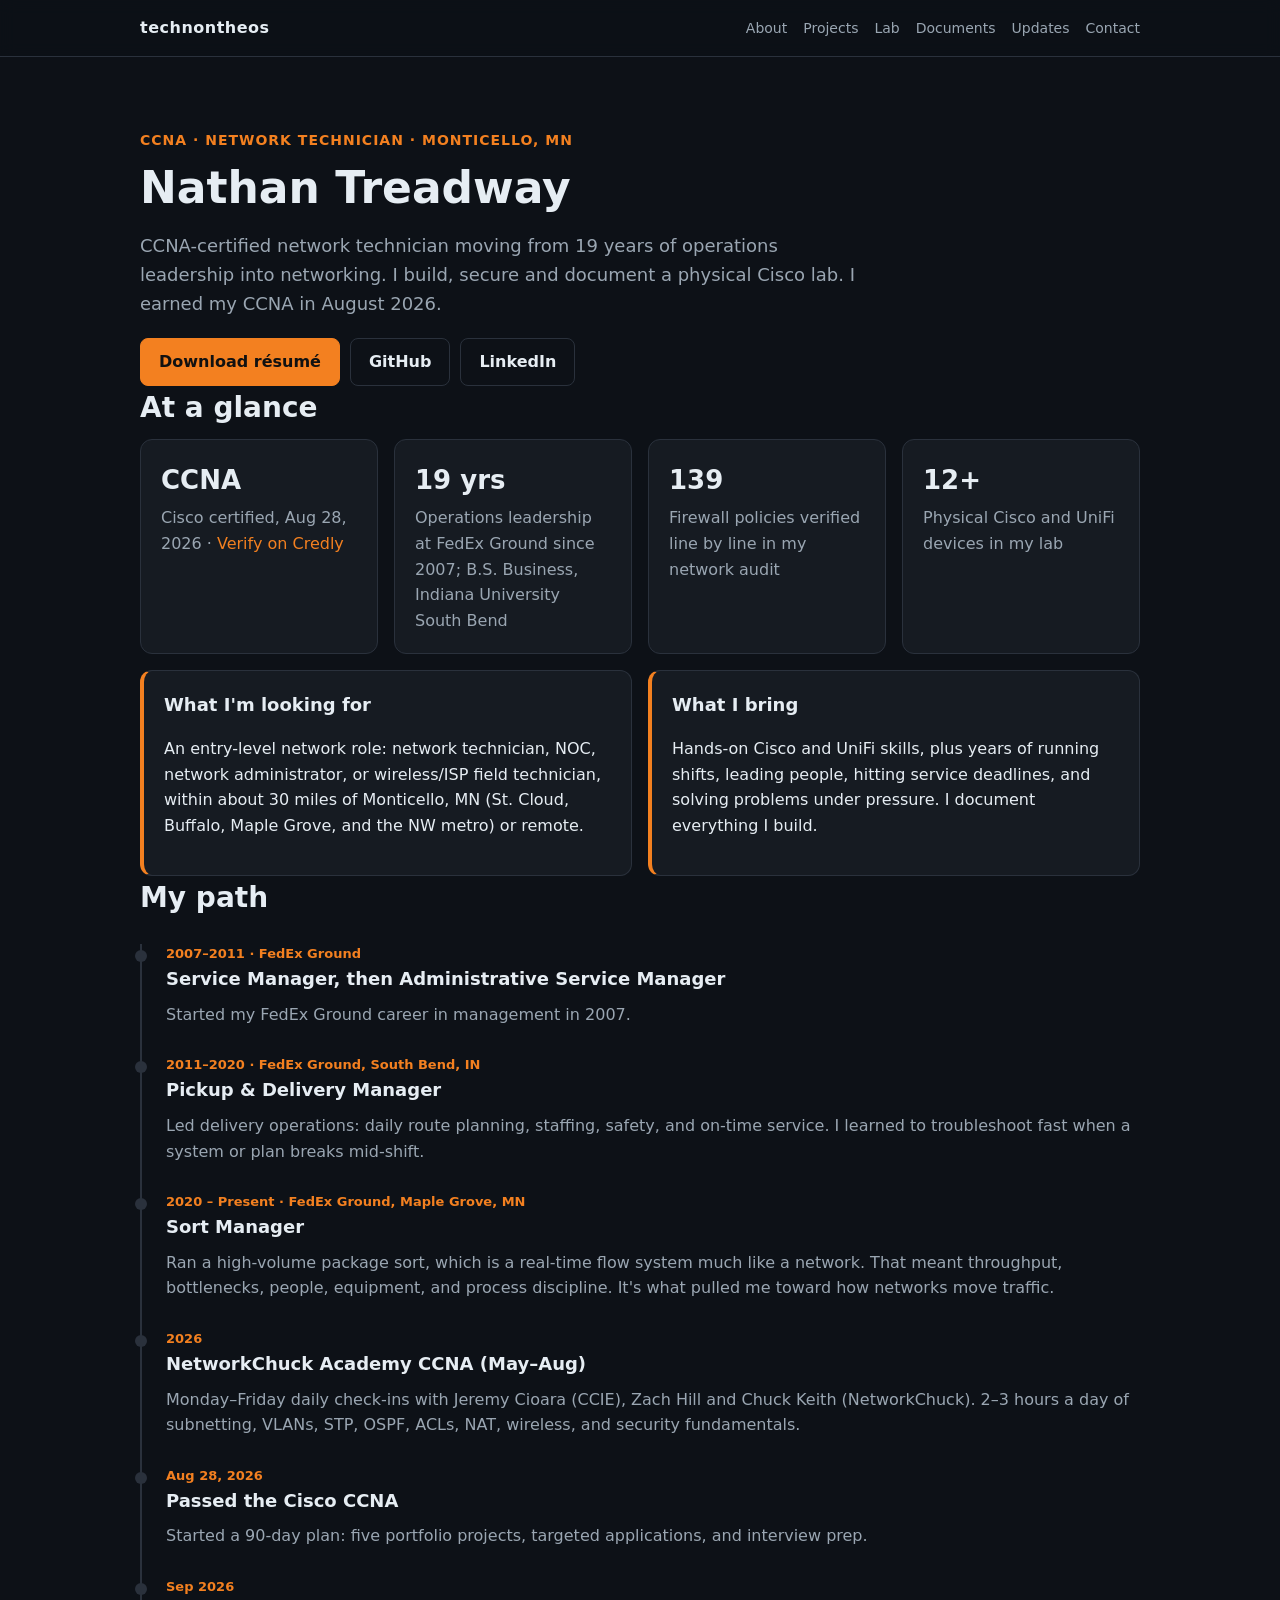
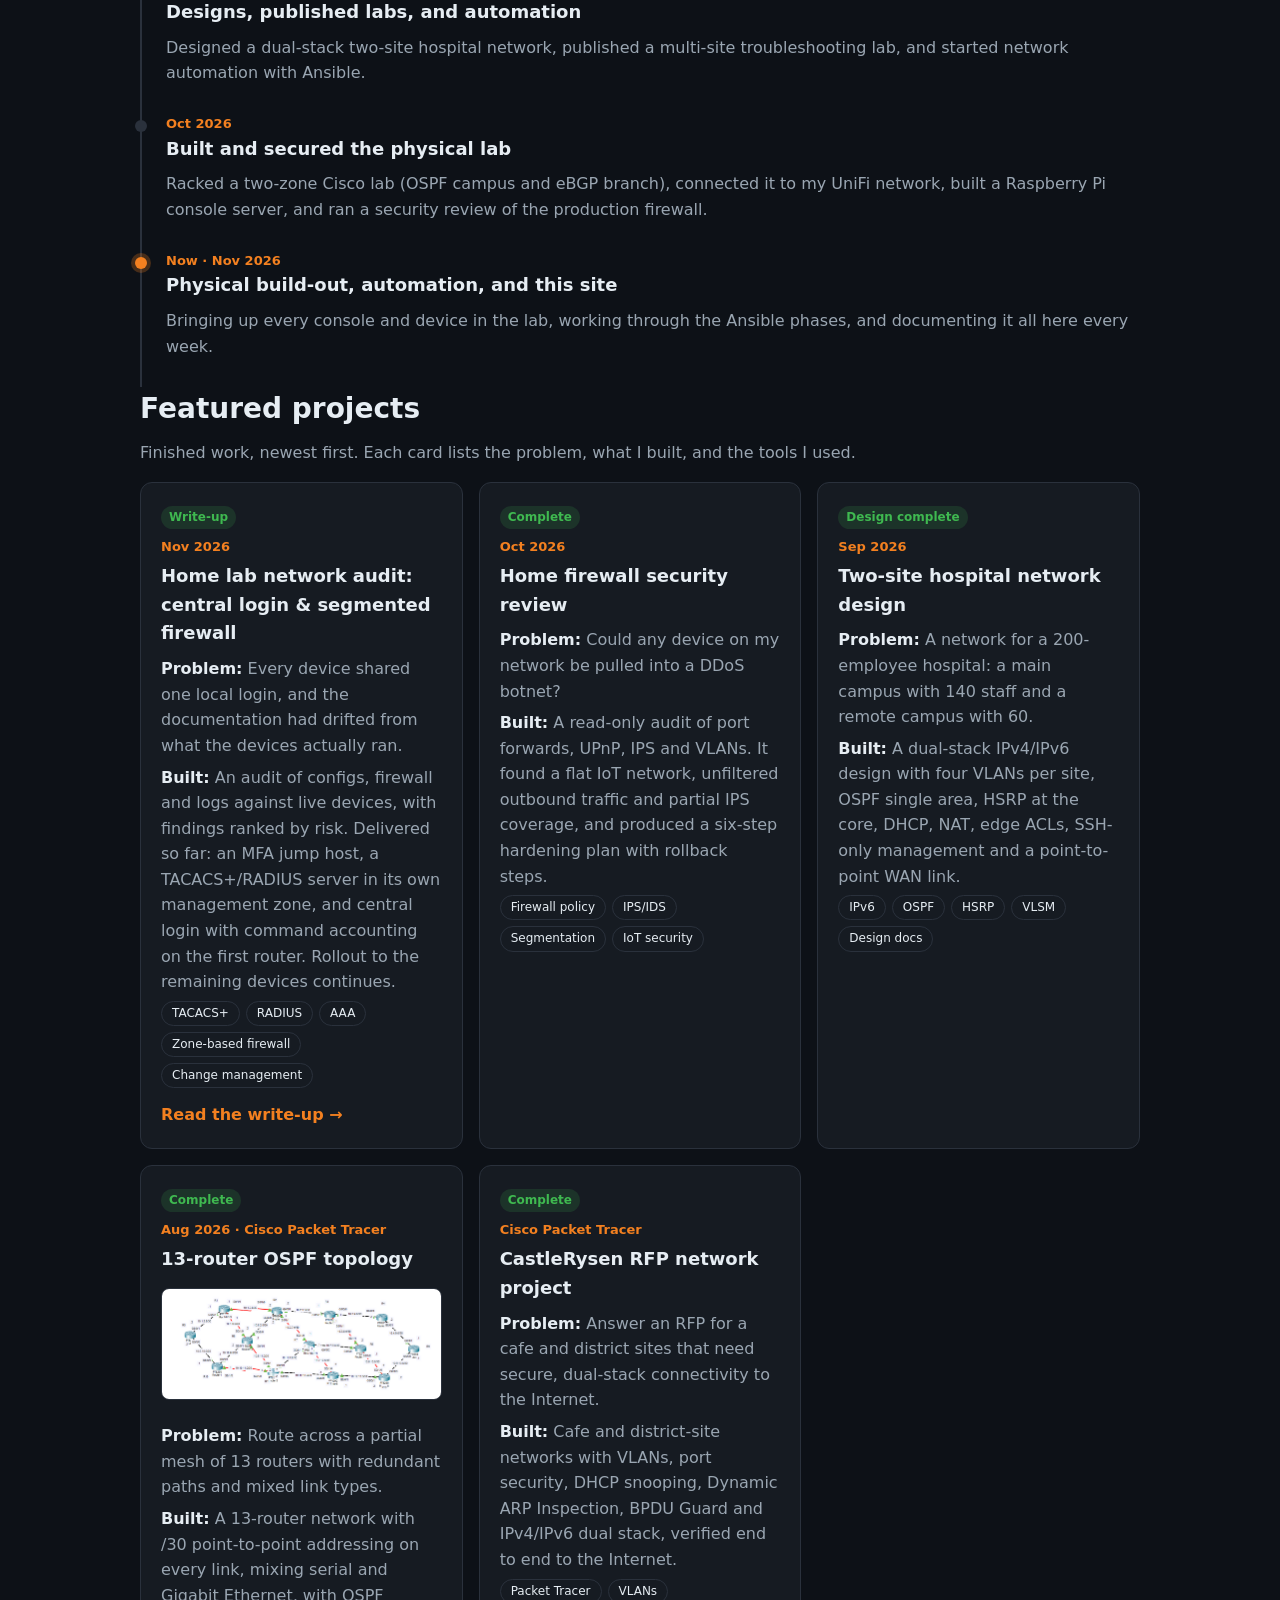
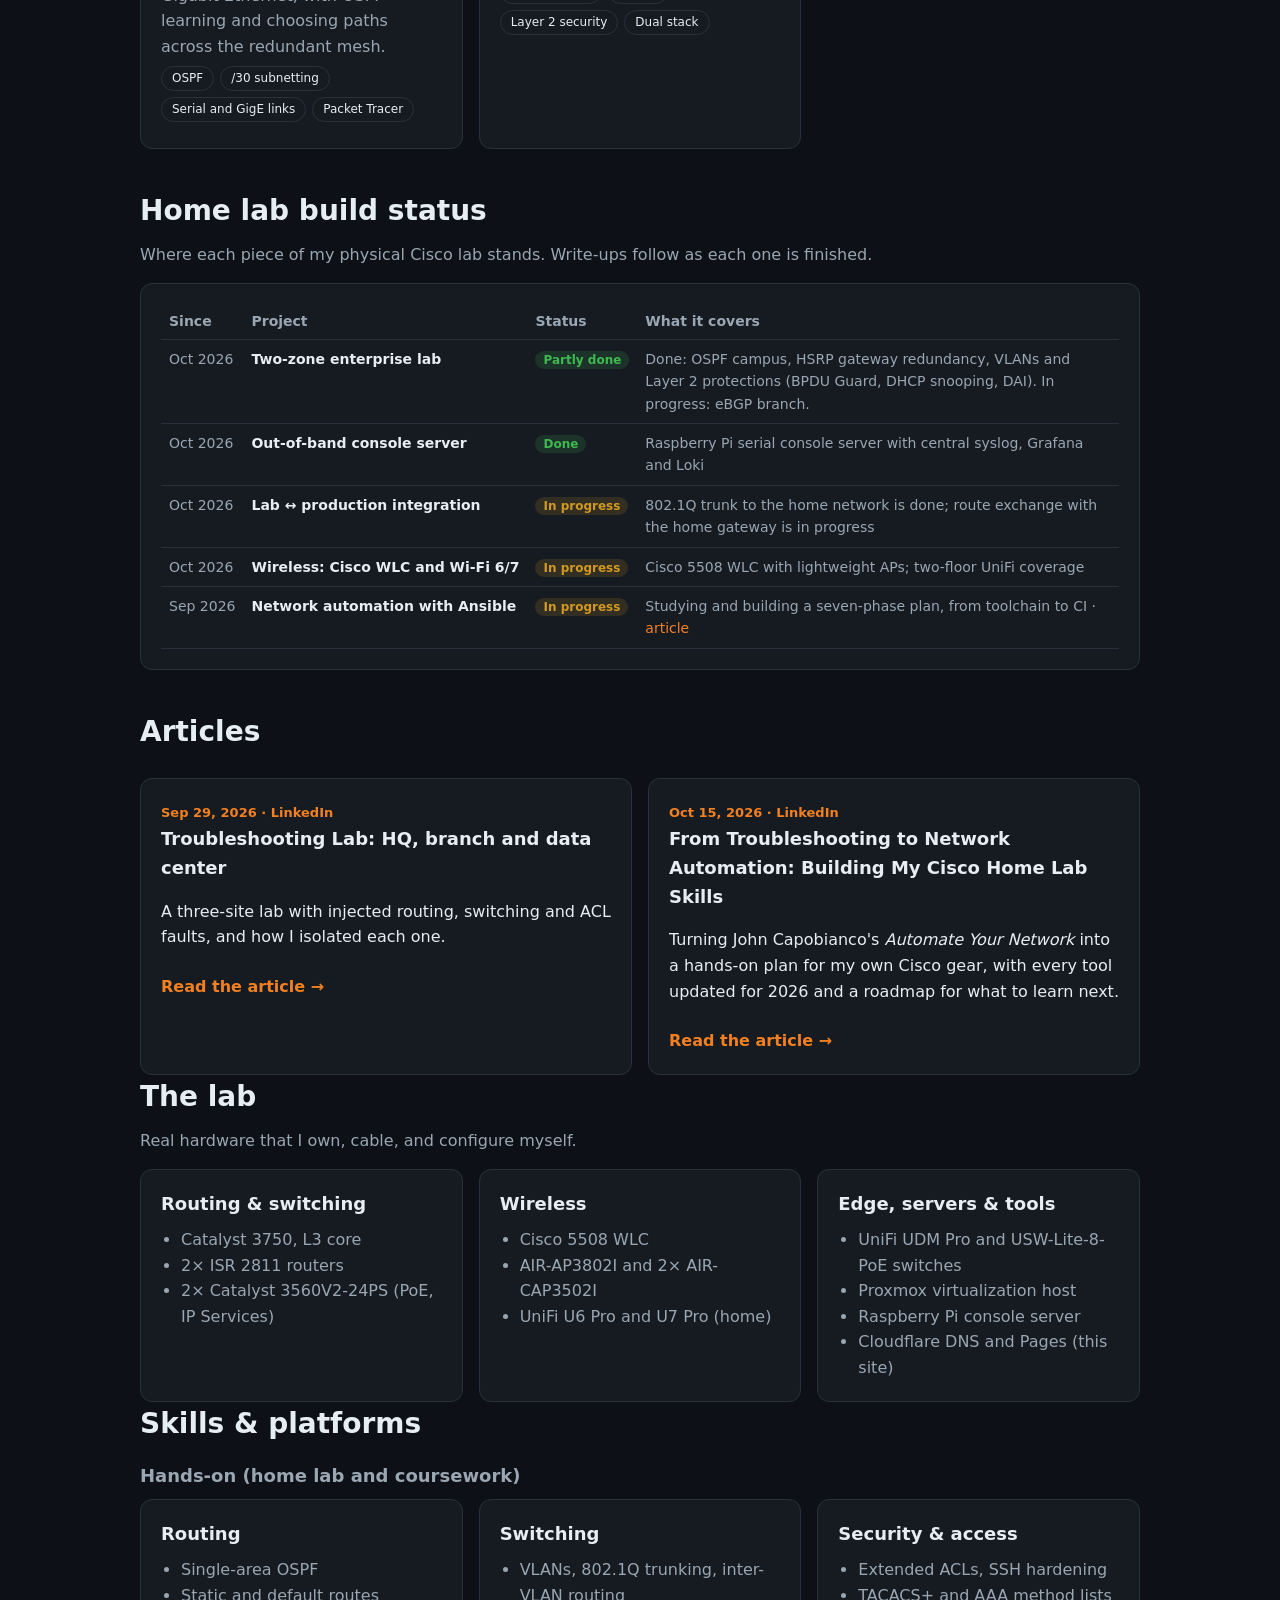
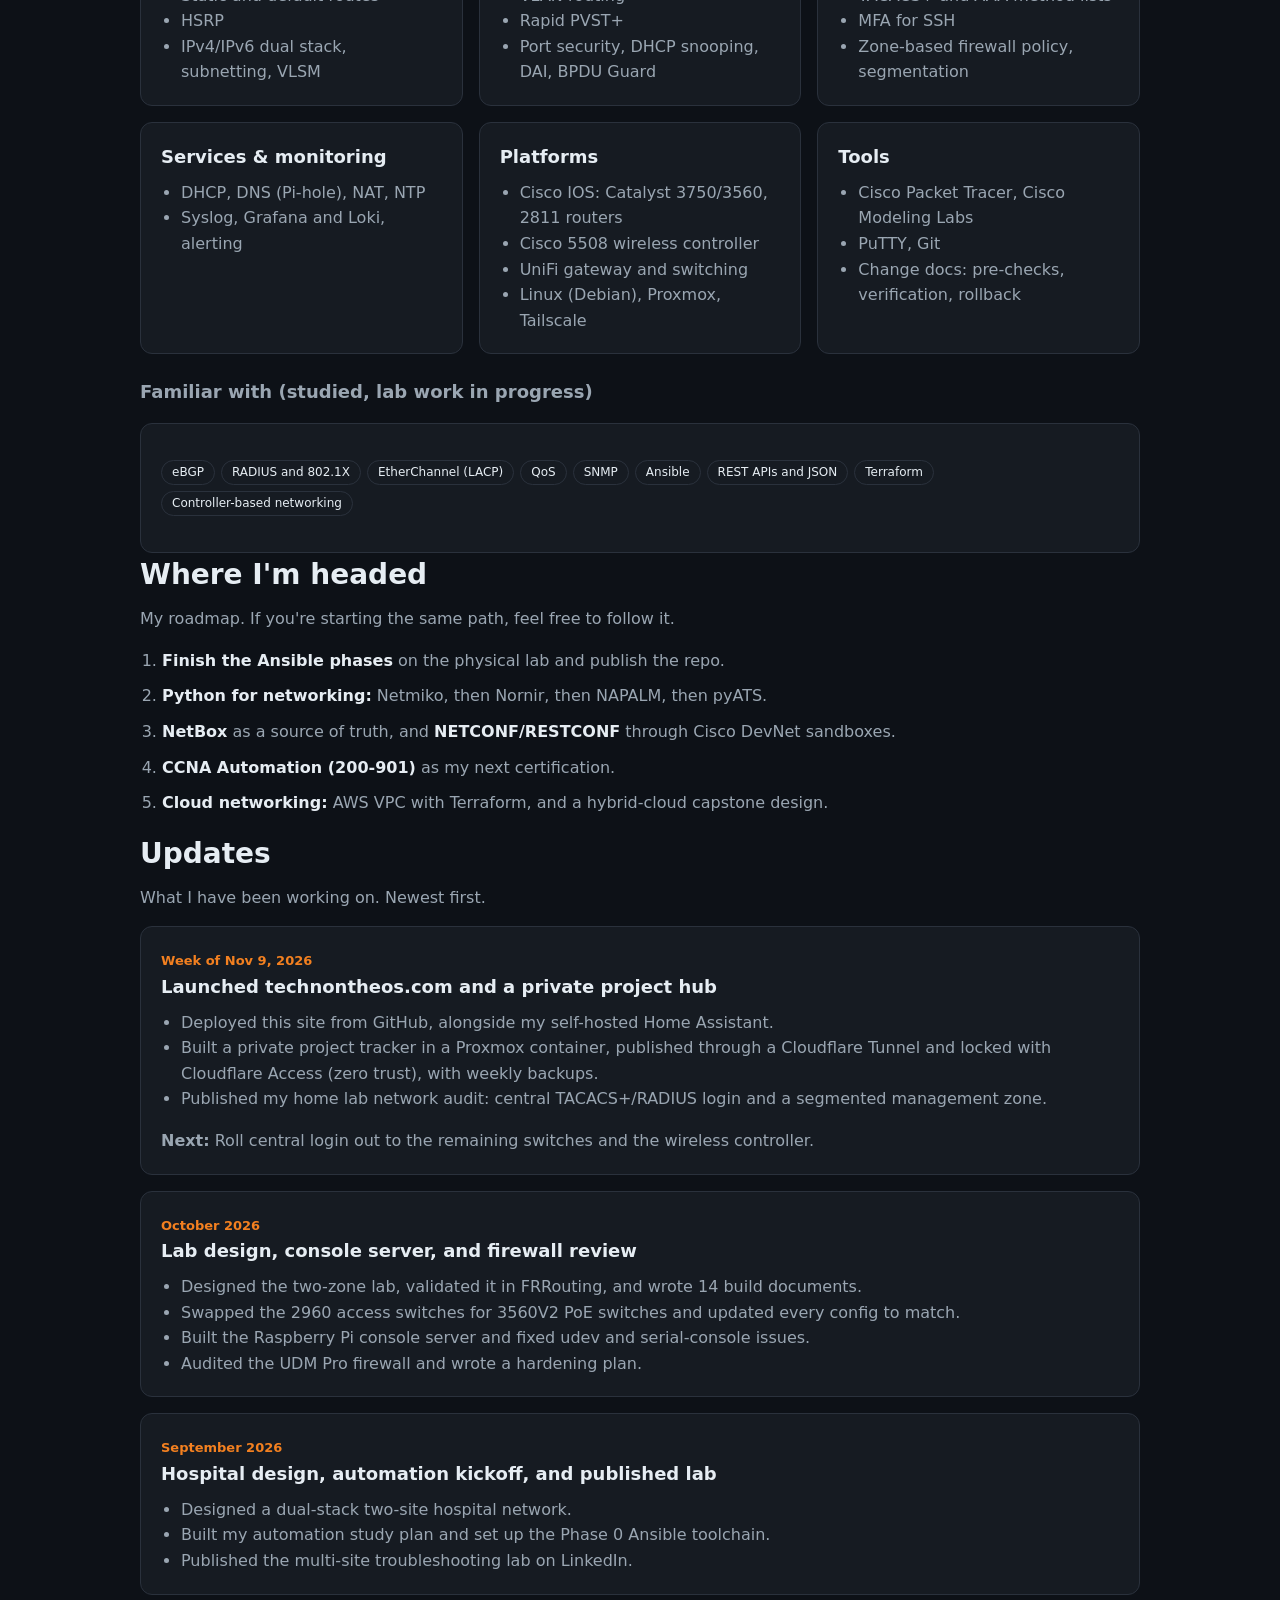
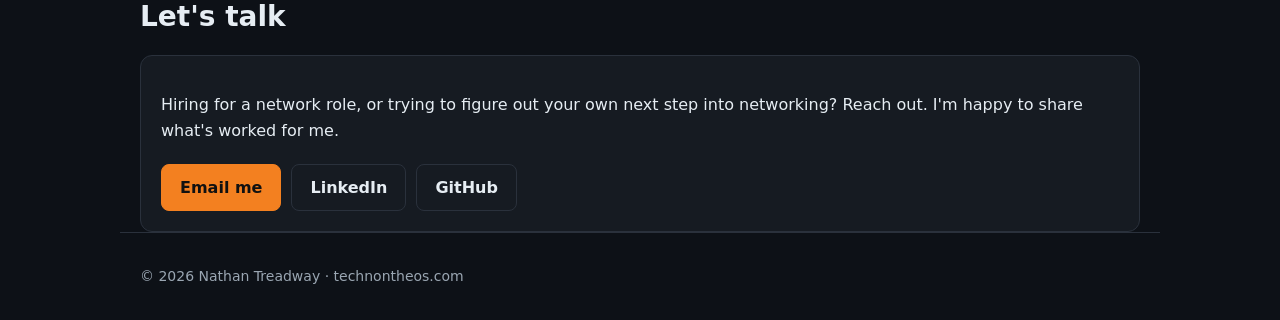
<file: index.html>
<!DOCTYPE html>
<html lang="en">
<head>
<meta charset="utf-8">
<meta name="viewport" content="width=device-width, initial-scale=1">
<title>Nathan Treadway | CCNA</title>
<meta name="description" content="Nathan Treadway: CCNA-certified network engineer in Monticello, MN, with 19 years of FedEx Ground operations leadership. Enterprise routing and switching, wireless, security, and Ansible automation on a real Cisco and UniFi lab.">
<meta property="og:type" content="website">
<meta property="og:title" content="Nathan Treadway | CCNA">
<meta property="og:description" content="Nathan Treadway: CCNA-certified network engineer in Monticello, MN, with 19 years of FedEx Ground operations leadership. Enterprise routing and switching, wireless, security, and Ansible automation on a real Cisco and UniFi lab.">
<meta property="og:url" content="https://technontheos.com/">
<meta name="twitter:card" content="summary">
<link rel="canonical" href="https://technontheos.com/">
<link rel="stylesheet" href="assets/style.css">
<script type="application/ld+json">
{"@context":"https://schema.org","@type":"Person","name":"Nathan Treadway","url":"https://technontheos.com/","jobTitle":"Network Technician (CCNA)","address":{"@type":"PostalAddress","addressLocality":"Monticello","addressRegion":"MN","addressCountry":"US"},"alumniOf":{"@type":"CollegeOrUniversity","name":"Indiana University South Bend"},"hasCredential":{"@type":"EducationalOccupationalCredential","name":"Cisco Certified Network Associate (CCNA)","credentialCategory":"certification","url":"https://www.credly.com/earner/earned/badge/9ac752f9-4383-4dd7-b3dd-a38862484bf0"},"sameAs":["https://www.linkedin.com/in/nathan-treadway-618a7ba/","https://github.com/TechnonTheos"]}
</script>
</head>
<body>

<header class="top">
  <div class="wrap nav">
    <a class="brand" href="/">technontheos</a>
    <nav>
      <a href="/about.html">About</a>
      <a href="/#projects">Projects</a>
      <a href="/#lab">Lab</a>
      <a href="/docs.html">Documents</a>
      <a href="/#updates">Updates</a>
      <a href="/#contact">Contact</a>
    </nav>
  </div>
</header>

<main>

<!-- ============ HERO ============ -->
<section class="hero wrap">
  <p class="eyebrow">CCNA · Network Technician · Monticello, MN</p>
  <h1>Nathan Treadway</h1>
  <p class="lead">CCNA-certified network technician moving from 19 years of operations leadership into networking. I build, secure and document a physical Cisco lab. I earned my CCNA in August 2026.</p>
  <div class="cta">
    <a class="btn primary" href="assets/Nathan-Treadway-Resume.pdf">Download résumé</a>
    <a class="btn" href="https://github.com/TechnonTheos">GitHub</a>
    <a class="btn" href="https://www.linkedin.com/in/nathan-treadway-618a7ba/">LinkedIn</a>
  </div>
</section>

<!-- ============ SUMMARY ============ -->
<section id="summary" class="wrap">
  <h2>At a glance</h2>
  <div class="grid4">
    <div class="card stat"><span class="num">CCNA</span> <span>Cisco certified, Aug 28, 2026 · <a href="https://www.credly.com/earner/earned/badge/9ac752f9-4383-4dd7-b3dd-a38862484bf0">Verify on Credly</a></span></div>
    <div class="card stat"><span class="num">19 yrs</span> <span>Operations leadership at FedEx Ground since 2007; B.S. Business, Indiana University South Bend</span></div>
    <div class="card stat"><span class="num">139</span> <span>Firewall policies verified line by line in my network audit</span></div>
    <div class="card stat"><span class="num">12+</span> <span>Physical Cisco and UniFi devices in my lab</span></div>
  </div>
  <div class="grid2">
    <div class="card looking">
      <h3>What I'm looking for</h3>
      <p>An entry-level network role: network technician, NOC, network administrator, or wireless/ISP field technician, within about 30 miles of Monticello, MN (St. Cloud, Buffalo, Maple Grove, and the NW metro) or remote.</p>
    </div>
    <div class="card looking">
      <h3>What I bring</h3>
      <p>Hands-on Cisco and UniFi skills, plus years of running shifts, leading people, hitting service deadlines, and solving problems under pressure. I document everything I build.</p>
    </div>
  </div>
</section>

<!-- ============ JOURNEY ============ -->
<section id="journey" class="wrap">
  <h2>My path</h2>
  <ol class="timeline">
    <li>
      <span class="when">2007–2011 · FedEx Ground</span>
      <h3>Service Manager, then Administrative Service Manager</h3>
      <p>Started my FedEx Ground career in management in 2007.</p>
    </li>
    <li>
      <span class="when">2011–2020 · FedEx Ground, South Bend, IN</span>
      <h3>Pickup &amp; Delivery Manager</h3>
      <p>Led delivery operations: daily route planning, staffing, safety, and on-time service. I learned to troubleshoot fast when a system or plan breaks mid-shift.</p>
    </li>
    <li>
      <span class="when">2020 – Present · FedEx Ground, Maple Grove, MN</span>
      <h3>Sort Manager</h3>
      <p>Ran a high-volume package sort, which is a real-time flow system much like a network. That meant throughput, bottlenecks, people, equipment, and process discipline. It's what pulled me toward how networks move traffic.</p>
    </li>
    <li>
      <span class="when">2026</span>
      <h3>NetworkChuck Academy CCNA (May–Aug)</h3>
      <p>Monday–Friday daily check-ins with Jeremy Cioara (CCIE), Zach Hill and Chuck Keith (NetworkChuck). 2–3 hours a day of subnetting, VLANs, STP, OSPF, ACLs, NAT, wireless, and security fundamentals.</p>
    </li>
    <li>
      <span class="when">Aug 28, 2026</span>
      <h3>Passed the Cisco CCNA</h3>
      <p>Started a 90-day plan: five portfolio projects, targeted applications, and interview prep.</p>
    </li>
    <li>
      <span class="when">Sep 2026</span>
      <h3>Designs, published labs, and automation</h3>
      <p>Designed a dual-stack two-site hospital network, published a multi-site troubleshooting lab, and started network automation with Ansible.</p>
    </li>
    <li>
      <span class="when">Oct 2026</span>
      <h3>Built and secured the physical lab</h3>
      <p>Racked a two-zone Cisco lab (OSPF campus and eBGP branch), connected it to my UniFi network, built a Raspberry Pi console server, and ran a security review of the production firewall.</p>
    </li>
    <li class="now">
      <span class="when">Now · Nov 2026</span>
      <h3>Physical build-out, automation, and this site</h3>
      <p>Bringing up every console and device in the lab, working through the Ansible phases, and documenting it all here every week.</p>
    </li>
  </ol>
</section>

<!-- ============ PROJECTS ============ -->
<section id="projects" class="wrap">
  <h2>Featured projects</h2>
  <p class="sub">Finished work, newest first. Each card lists the problem, what I built, and the tools I used.</p>

  <div class="projects">
    <article class="card project">
      <div class="tag done">Write-up</div>
      <span class="when">Nov 2026</span>
      <h3>Home lab network audit: central login &amp; segmented firewall</h3>
      <p><b>Problem:</b> Every device shared one local login, and the documentation had drifted from what the devices actually ran.</p>
      <p><b>Built:</b> An audit of configs, firewall and logs against live devices, with findings ranked by risk. Delivered so far: an MFA jump host, a TACACS+/RADIUS server in its own management zone, and central login with command accounting on the first router. Rollout to the remaining devices continues.</p>
      <p class="chips"><span>TACACS+</span> <span>RADIUS</span> <span>AAA</span> <span>Zone-based firewall</span> <span>Change management</span></p>
      <a class="more" href="docs/netops-audit.html">Read the write-up →</a>
    </article>

    <article class="card project">
      <div class="tag done">Complete</div>
      <span class="when">Oct 2026</span>
      <h3>Home firewall security review</h3>
      <p><b>Problem:</b> Could any device on my network be pulled into a DDoS botnet?</p>
      <p><b>Built:</b> A read-only audit of port forwards, UPnP, IPS and VLANs. It found a flat IoT network, unfiltered outbound traffic and partial IPS coverage, and produced a six-step hardening plan with rollback steps.</p>
      <p class="chips"><span>Firewall policy</span> <span>IPS/IDS</span> <span>Segmentation</span> <span>IoT security</span></p>
    </article>

    <article class="card project">
      <div class="tag done">Design complete</div>
      <span class="when">Sep 2026</span>
      <h3>Two-site hospital network design</h3>
      <p><b>Problem:</b> A network for a 200-employee hospital: a main campus with 140 staff and a remote campus with 60.</p>
      <p><b>Built:</b> A dual-stack IPv4/IPv6 design with four VLANs per site, OSPF single area, HSRP at the core, DHCP, NAT, edge ACLs, SSH-only management and a point-to-point WAN link.</p>
      <p class="chips"><span>IPv6</span> <span>OSPF</span> <span>HSRP</span> <span>VLSM</span> <span>Design docs</span></p>
    </article>
    <article class="card project">
      <div class="tag done">Complete</div>
      <span class="when">Aug 2026 · Cisco Packet Tracer</span>
      <h3>13-router OSPF topology</h3>
      <a href="assets/ospf-topology.png"><img class="diagram" src="assets/ospf-topology.png" alt="Packet Tracer topology of 13 routers, R1 to R13, joined by /30 point-to-point links over serial and Gigabit Ethernet in a partial mesh running OSPF" loading="lazy"></a>
      <p><b>Problem:</b> Route across a partial mesh of 13 routers with redundant paths and mixed link types.</p>
      <p><b>Built:</b> A 13-router network with /30 point-to-point addressing on every link, mixing serial and Gigabit Ethernet, with OSPF learning and choosing paths across the redundant mesh.</p>
      <p class="chips"><span>OSPF</span> <span>/30 subnetting</span> <span>Serial and GigE links</span> <span>Packet Tracer</span></p>
    </article>
    <article class="card project">
      <div class="tag done">Complete</div>
      <span class="when">Cisco Packet Tracer</span>
      <h3>CastleRysen RFP network project</h3>
      <p><b>Problem:</b> Answer an RFP for a cafe and district sites that need secure, dual-stack connectivity to the Internet.</p>
      <p><b>Built:</b> Cafe and district-site networks with VLANs, port security, DHCP snooping, Dynamic ARP Inspection, BPDU Guard and IPv4/IPv6 dual stack, verified end to end to the Internet.</p>
      <p class="chips"><span>Packet Tracer</span> <span>VLANs</span> <span>Layer 2 security</span> <span>Dual stack</span></p>
    </article>
  </div>

  <h2 style="margin-top:40px">Home lab build status</h2>
  <p class="sub">Where each piece of my physical Cisco lab stands. Write-ups follow as each one is finished.</p>
  <div class="card">
    <table class="roadmap">
      <tr><th>Since</th><th>Project</th><th>Status</th><th>What it covers</th></tr>
      <tr><td>Oct 2026</td><td>Two-zone enterprise lab</td><td><span class="st done">Partly done</span></td><td>Done: OSPF campus, HSRP gateway redundancy, VLANs and Layer 2 protections (BPDU Guard, DHCP snooping, DAI). In progress: eBGP branch.</td></tr>
      <tr><td>Oct 2026</td><td>Out-of-band console server</td><td><span class="st done">Done</span></td><td>Raspberry Pi serial console server with central syslog, Grafana and Loki</td></tr>
      <tr><td>Oct 2026</td><td>Lab ↔ production integration</td><td><span class="st wip">In progress</span></td><td>802.1Q trunk to the home network is done; route exchange with the home gateway is in progress</td></tr>
      <tr><td>Oct 2026</td><td>Wireless: Cisco WLC and Wi-Fi 6/7</td><td><span class="st wip">In progress</span></td><td>Cisco 5508 WLC with lightweight APs; two-floor UniFi coverage</td></tr>
      <tr><td>Sep 2026</td><td>Network automation with Ansible</td><td><span class="st wip">In progress</span></td><td>Studying and building a seven-phase plan, from toolchain to CI · <a href="https://www.linkedin.com/pulse/from-troubleshooting-network-automation-building-my-cisco-treadway-hghdc/">article</a></td></tr>
    </table>
  </div>
  <h2 style="margin-top:40px">Articles</h2>
  <div class="grid2">
    <div class="card"><span class="when">Sep 29, 2026 · LinkedIn</span><h3>Troubleshooting Lab: HQ, branch and data center</h3><p>A three-site lab with injected routing, switching and ACL faults, and how I isolated each one.</p><a class="more" href="https://www.linkedin.com/pulse/troubleshooting-lab-nathan-treadway-rhxcc/">Read the article →</a></div>
    <div class="card"><span class="when">Oct 15, 2026 · LinkedIn</span><h3>From Troubleshooting to Network Automation: Building My Cisco Home Lab Skills</h3><p>Turning John Capobianco's <em>Automate Your Network</em> into a hands-on plan for my own Cisco gear, with every tool updated for 2026 and a roadmap for what to learn next.</p><a class="more" href="https://www.linkedin.com/pulse/from-troubleshooting-network-automation-building-my-cisco-treadway-hghdc/">Read the article →</a></div>
  </div>
</section>

<section id="lab" class="wrap">
  <h2>The lab</h2>
  <p class="sub">Real hardware that I own, cable, and configure myself.</p>
  <div class="grid3">
    <div class="card"><h3>Routing &amp; switching</h3><ul><li>Catalyst 3750, L3 core</li><li>2× ISR 2811 routers</li><li>2× Catalyst 3560V2-24PS (PoE, IP Services)</li></ul></div>
    <div class="card"><h3>Wireless</h3><ul><li>Cisco 5508 WLC</li><li>AIR-AP3802I and 2× AIR-CAP3502I</li><li>UniFi U6 Pro and U7 Pro (home)</li></ul></div>
    <div class="card"><h3>Edge, servers &amp; tools</h3><ul><li>UniFi UDM Pro and USW-Lite-8-PoE switches</li><li>Proxmox virtualization host</li><li>Raspberry Pi console server</li><li>Cloudflare DNS and Pages (this site)</li></ul></div>
  </div>
</section>

<!-- ============ SKILLS ============ -->
<section id="skills" class="wrap">
  <h2>Skills &amp; platforms</h2>
  <h3 class="sub" style="margin-top:16px">Hands-on (home lab and coursework)</h3>
  <div class="grid3">
    <div class="card"><h3>Routing</h3><ul><li>Single-area OSPF</li><li>Static and default routes</li><li>HSRP</li><li>IPv4/IPv6 dual stack, subnetting, VLSM</li></ul></div>
    <div class="card"><h3>Switching</h3><ul><li>VLANs, 802.1Q trunking, inter-VLAN routing</li><li>Rapid PVST+</li><li>Port security, DHCP snooping, DAI, BPDU Guard</li></ul></div>
    <div class="card"><h3>Security &amp; access</h3><ul><li>Extended ACLs, SSH hardening</li><li>TACACS+ and AAA method lists</li><li>MFA for SSH</li><li>Zone-based firewall policy, segmentation</li></ul></div>
    <div class="card"><h3>Services &amp; monitoring</h3><ul><li>DHCP, DNS (Pi-hole), NAT, NTP</li><li>Syslog, Grafana and Loki, alerting</li></ul></div>
    <div class="card"><h3>Platforms</h3><ul><li>Cisco IOS: Catalyst 3750/3560, 2811 routers</li><li>Cisco 5508 wireless controller</li><li>UniFi gateway and switching</li><li>Linux (Debian), Proxmox, Tailscale</li></ul></div>
    <div class="card"><h3>Tools</h3><ul><li>Cisco Packet Tracer, Cisco Modeling Labs</li><li>PuTTY, Git</li><li>Change docs: pre-checks, verification, rollback</li></ul></div>
  </div>
  <h3 class="sub" style="margin-top:24px">Familiar with (studied, lab work in progress)</h3>
  <div class="card"><p class="chips"><span>eBGP</span> <span>RADIUS and 802.1X</span> <span>EtherChannel (LACP)</span> <span>QoS</span> <span>SNMP</span> <span>Ansible</span> <span>REST APIs and JSON</span> <span>Terraform</span> <span>Controller-based networking</span></p></div>
</section>

<!-- ============ NEXT STEPS ============ -->
<section id="next" class="wrap">
  <h2>Where I'm headed</h2>
  <p class="sub">My roadmap. If you're starting the same path, feel free to follow it.</p>
  <ol class="steps">
    <li><b>Finish the Ansible phases</b> on the physical lab and publish the repo.</li>
    <li><b>Python for networking:</b> Netmiko, then Nornir, then NAPALM, then pyATS.</li>
    <li><b>NetBox</b> as a source of truth, and <b>NETCONF/RESTCONF</b> through Cisco DevNet sandboxes.</li>
    <li><b>CCNA Automation (200-901)</b> as my next certification.</li>
    <li><b>Cloud networking:</b> AWS VPC with Terraform, and a hybrid-cloud capstone design.</li>
  </ol>
</section>

<!-- ============ WEEKLY UPDATES ============ -->
<section id="updates" class="wrap">
  <h2>Updates</h2>
  <p class="sub">What I have been working on. Newest first.</p>
  <div class="updates">
    <!-- NEW WEEK: copy this block, paste it at the top, and edit it -->
    <article class="card update">
      <span class="when">Week of Nov 9, 2026</span>
      <h3>Launched technontheos.com and a private project hub</h3>
      <ul>
        <li>Deployed this site from GitHub, alongside my self-hosted Home Assistant.</li>
        <li>Built a private project tracker in a Proxmox container, published through a Cloudflare Tunnel and locked with Cloudflare Access (zero trust), with weekly backups.</li>
        <li>Published my home lab network audit: central TACACS+/RADIUS login and a segmented management zone.</li>
      </ul>
      <p class="next"><b>Next:</b> Roll central login out to the remaining switches and the wireless controller.</p>
    </article>
    <article class="card update">
      <span class="when">October 2026</span>
      <h3>Lab design, console server, and firewall review</h3>
      <ul>
        <li>Designed the two-zone lab, validated it in FRRouting, and wrote 14 build documents.</li>
        <li>Swapped the 2960 access switches for 3560V2 PoE switches and updated every config to match.</li>
        <li>Built the Raspberry Pi console server and fixed udev and serial-console issues.</li>
        <li>Audited the UDM Pro firewall and wrote a hardening plan.</li>
      </ul>
    </article>
    <article class="card update">
      <span class="when">September 2026</span>
      <h3>Hospital design, automation kickoff, and published lab</h3>
      <ul>
        <li>Designed a dual-stack two-site hospital network.</li>
        <li>Built my automation study plan and set up the Phase 0 Ansible toolchain.</li>
        <li>Published the multi-site troubleshooting lab on LinkedIn.</li>
      </ul>
    </article>
  </div>
</section>

<!-- ============ CONTACT ============ -->
<section id="contact" class="wrap">
  <h2>Let's talk</h2>
  <div class="card contact">
    <p>Hiring for a network role, or trying to figure out your own next step into networking? Reach out. I'm happy to share what's worked for me.</p>
    <div class="cta">
      <a class="btn primary" href="mailto:nathan.treadway2@gmail.com">Email me</a>
      <a class="btn" href="https://www.linkedin.com/in/nathan-treadway-618a7ba/">LinkedIn</a>
      <a class="btn" href="https://github.com/TechnonTheos">GitHub</a>
    </div>
  </div>
</section>

</main>

<footer class="wrap foot">© 2026 Nathan Treadway · technontheos.com</footer>
</body>
</html>
</file>
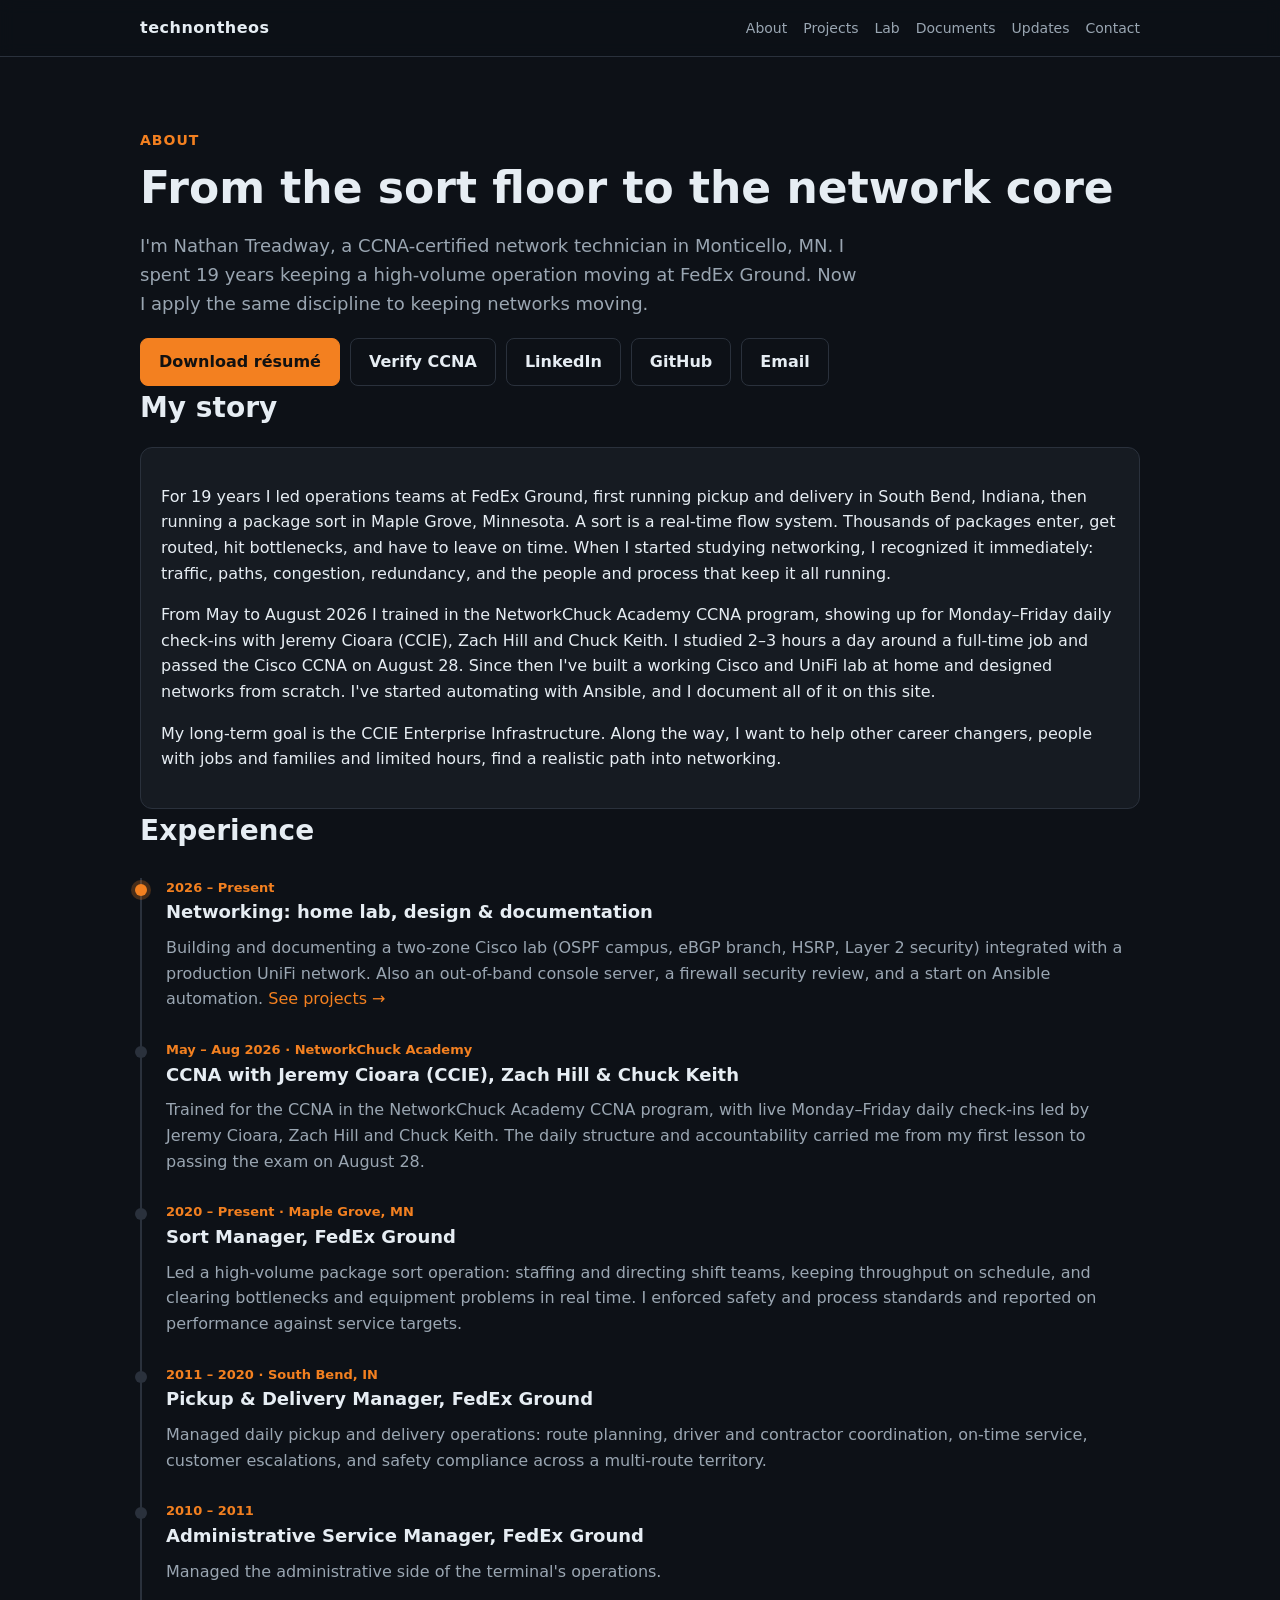
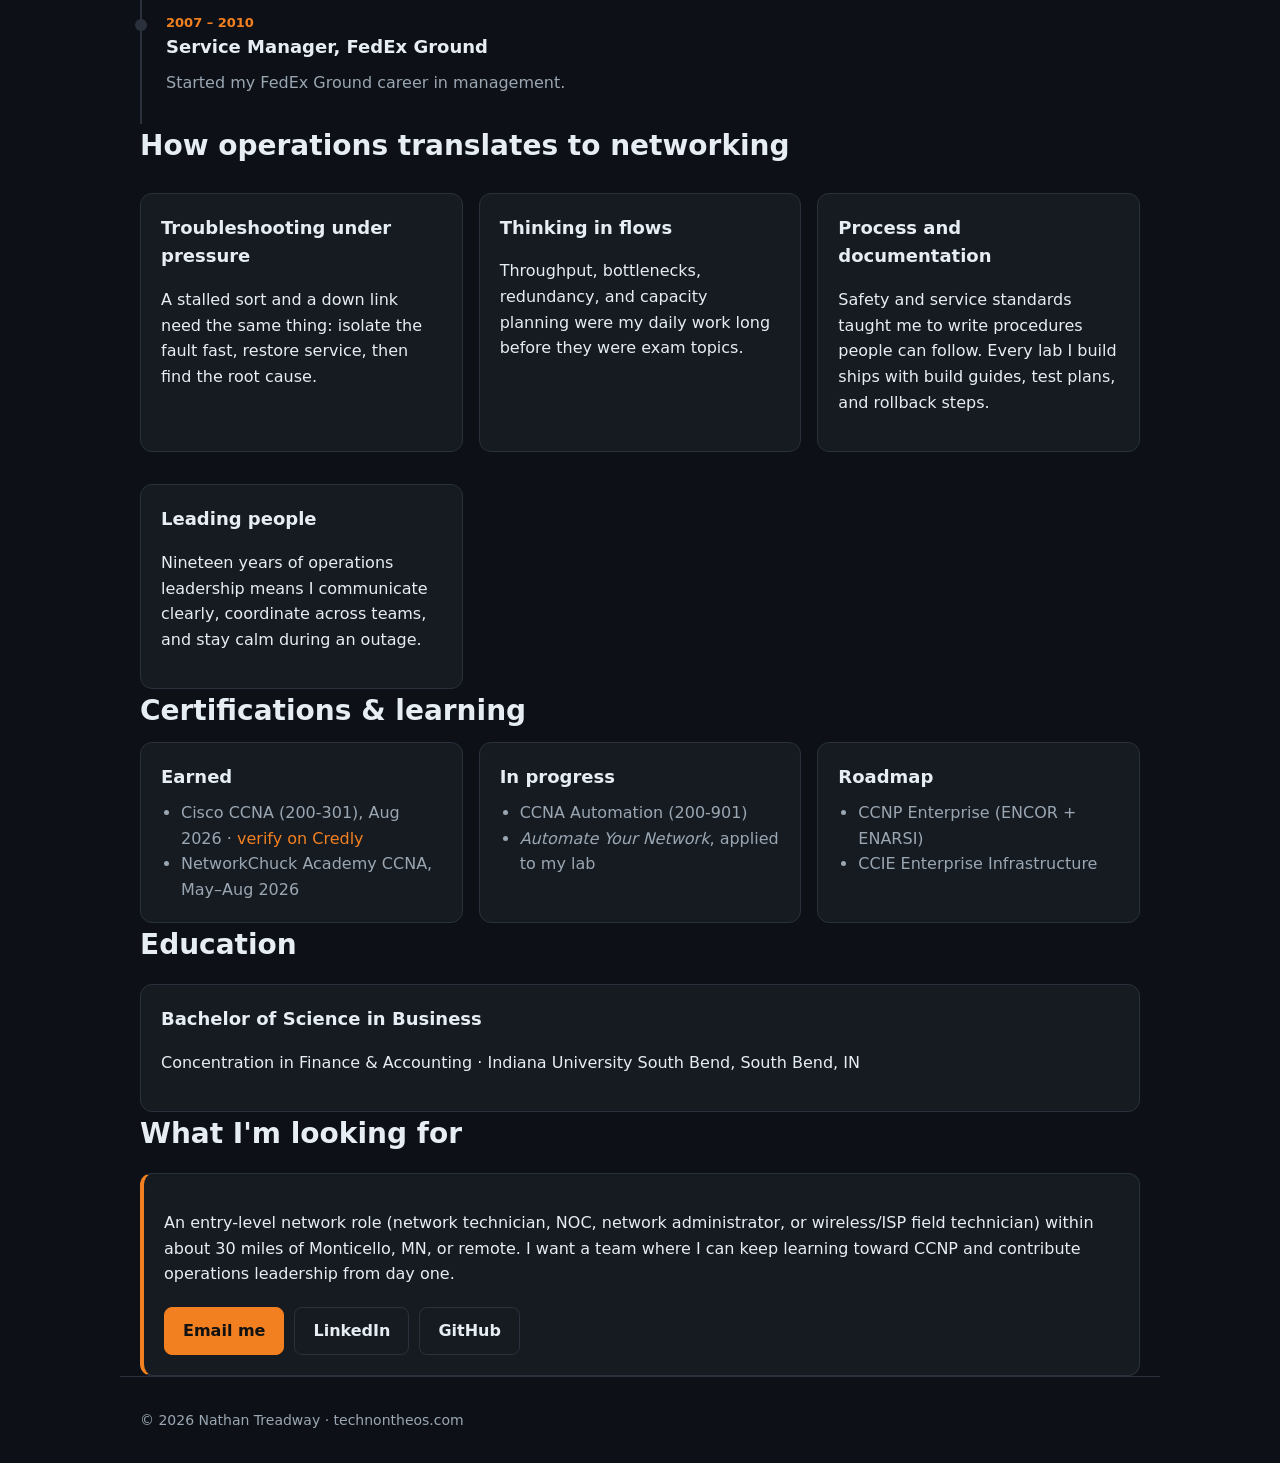
<file: about.html>
<!DOCTYPE html>
<html lang="en">
<head>
<meta charset="utf-8">
<meta name="viewport" content="width=device-width, initial-scale=1">
<title>About | Nathan Treadway, CCNA, Monticello MN</title>
<meta name="description" content="About Nathan Treadway: 19 years of FedEx Ground operations leadership, CCNA-certified network technician in Monticello, MN, working toward CCIE.">
<meta property="og:type" content="website">
<meta property="og:title" content="About | Nathan Treadway, CCNA, Monticello MN">
<meta property="og:description" content="About Nathan Treadway: 19 years of FedEx Ground operations leadership, CCNA-certified network technician in Monticello, MN, working toward CCIE.">
<meta property="og:url" content="https://technontheos.com/about.html">
<meta name="twitter:card" content="summary">
<link rel="canonical" href="https://technontheos.com/about.html">
<link rel="stylesheet" href="assets/style.css">
</head>
<body>
<header class="top">
  <div class="wrap nav">
    <a class="brand" href="/">technontheos</a>
    <nav>
      <a href="/about.html">About</a>
      <a href="/#projects">Projects</a>
      <a href="/#lab">Lab</a>
      <a href="/docs.html">Documents</a>
      <a href="/#updates">Updates</a>
      <a href="/#contact">Contact</a>
    </nav>
  </div>
</header>

<main>
<section class="hero wrap">
  <p class="eyebrow">About</p>
  <h1>From the sort floor to the network core</h1>
  <p class="lead">I'm Nathan Treadway, a CCNA-certified network technician in Monticello, MN. I spent 19 years keeping a high-volume operation moving at FedEx Ground. Now I apply the same discipline to keeping networks moving.</p>
  <div class="cta">
    <a class="btn primary" href="assets/Nathan-Treadway-Resume.pdf">Download résumé</a>
    <a class="btn" href="https://www.credly.com/earner/earned/badge/9ac752f9-4383-4dd7-b3dd-a38862484bf0">Verify CCNA</a>
    <a class="btn" href="https://www.linkedin.com/in/nathan-treadway-618a7ba/">LinkedIn</a>
    <a class="btn" href="https://github.com/TechnonTheos">GitHub</a>
    <a class="btn" href="mailto:nathan.treadway2@gmail.com">Email</a>
  </div>
</section>

<section class="wrap">
  <h2>My story</h2>
  <div class="card">
    <p>For 19 years I led operations teams at FedEx Ground, first running pickup and delivery in South Bend, Indiana, then running a package sort in Maple Grove, Minnesota. A sort is a real-time flow system. Thousands of packages enter, get routed, hit bottlenecks, and have to leave on time. When I started studying networking, I recognized it immediately: traffic, paths, congestion, redundancy, and the people and process that keep it all running.</p>
    <p>From May to August 2026 I trained in the NetworkChuck Academy CCNA program, showing up for Monday–Friday daily check-ins with Jeremy Cioara (CCIE), Zach Hill and Chuck Keith. I studied 2–3 hours a day around a full-time job and passed the Cisco CCNA on August 28. Since then I've built a working Cisco and UniFi lab at home and designed networks from scratch. I've started automating with Ansible, and I document all of it on this site.</p>
    <p>My long-term goal is the CCIE Enterprise Infrastructure. Along the way, I want to help other career changers, people with jobs and families and limited hours, find a realistic path into networking.</p>
  </div>
</section>

<section class="wrap">
  <h2>Experience</h2>
  <ol class="timeline">
    <li class="now">
      <span class="when">2026 – Present</span>
      <h3>Networking: home lab, design &amp; documentation</h3>
      <p>Building and documenting a two-zone Cisco lab (OSPF campus, eBGP branch, HSRP, Layer 2 security) integrated with a production UniFi network. Also an out-of-band console server, a firewall security review, and a start on Ansible automation. <a href="index.html#projects">See projects →</a></p>
    </li>
    <li>
      <span class="when">May – Aug 2026 · NetworkChuck Academy</span>
      <h3>CCNA with Jeremy Cioara (CCIE), Zach Hill &amp; Chuck Keith</h3>
      <p>Trained for the CCNA in the NetworkChuck Academy CCNA program, with live Monday–Friday daily check-ins led by Jeremy Cioara, Zach Hill and Chuck Keith. The daily structure and accountability carried me from my first lesson to passing the exam on August 28.</p>
    </li>
    <li>
      <span class="when">2020 – Present · Maple Grove, MN</span>
      <h3>Sort Manager, FedEx Ground</h3>
      <p>Led a high-volume package sort operation: staffing and directing shift teams, keeping throughput on schedule, and clearing bottlenecks and equipment problems in real time. I enforced safety and process standards and reported on performance against service targets.</p>
    </li>
    <li>
      <span class="when">2011 – 2020 · South Bend, IN</span>
      <h3>Pickup &amp; Delivery Manager, FedEx Ground</h3>
      <p>Managed daily pickup and delivery operations: route planning, driver and contractor coordination, on-time service, customer escalations, and safety compliance across a multi-route territory.</p>
    </li>
    <li>
      <span class="when">2010 – 2011</span>
      <h3>Administrative Service Manager, FedEx Ground</h3>
      <p>Managed the administrative side of the terminal's operations.</p>
    </li>
    <li>
      <span class="when">2007 – 2010</span>
      <h3>Service Manager, FedEx Ground</h3>
      <p>Started my FedEx Ground career in management.</p>
    </li>
  </ol>
</section>

<section class="wrap">
  <h2>How operations translates to networking</h2>
  <div class="grid2">
    <div class="card"><h3>Troubleshooting under pressure</h3><p>A stalled sort and a down link need the same thing: isolate the fault fast, restore service, then find the root cause.</p></div>
    <div class="card"><h3>Thinking in flows</h3><p>Throughput, bottlenecks, redundancy, and capacity planning were my daily work long before they were exam topics.</p></div>
    <div class="card"><h3>Process and documentation</h3><p>Safety and service standards taught me to write procedures people can follow. Every lab I build ships with build guides, test plans, and rollback steps.</p></div>
    <div class="card"><h3>Leading people</h3><p>Nineteen years of operations leadership means I communicate clearly, coordinate across teams, and stay calm during an outage.</p></div>
  </div>
</section>

<section class="wrap">
  <h2>Certifications &amp; learning</h2>
  <div class="grid3">
    <div class="card"><h3>Earned</h3><ul><li>Cisco CCNA (200-301), Aug 2026 · <a href="https://www.credly.com/earner/earned/badge/9ac752f9-4383-4dd7-b3dd-a38862484bf0">verify on Credly</a></li><li>NetworkChuck Academy CCNA, May–Aug 2026</li></ul></div>
    <div class="card"><h3>In progress</h3><ul><li>CCNA Automation (200-901)</li><li><em>Automate Your Network</em>, applied to my lab</li></ul></div>
    <div class="card"><h3>Roadmap</h3><ul><li>CCNP Enterprise (ENCOR + ENARSI)</li><li>CCIE Enterprise Infrastructure</li></ul></div>
  </div>
</section>

<section class="wrap">
  <h2>Education</h2>
  <div class="card">
    <h3>Bachelor of Science in Business</h3>
    <p>Concentration in Finance &amp; Accounting · Indiana University South Bend, South Bend, IN</p>
  </div>
</section>

<section class="wrap">
  <h2>What I'm looking for</h2>
  <div class="card looking">
    <p>An entry-level network role (network technician, NOC, network administrator, or wireless/ISP field technician) within about 30 miles of Monticello, MN, or remote. I want a team where I can keep learning toward CCNP and contribute operations leadership from day one.</p>
    <div class="cta">
      <a class="btn primary" href="mailto:nathan.treadway2@gmail.com">Email me</a>
      <a class="btn" href="https://www.linkedin.com/in/nathan-treadway-618a7ba/">LinkedIn</a>
      <a class="btn" href="https://github.com/TechnonTheos">GitHub</a>
    </div>
  </div>
</section>
</main>

<footer class="wrap foot">© 2026 Nathan Treadway · technontheos.com</footer>
</body>
</html>
</file>
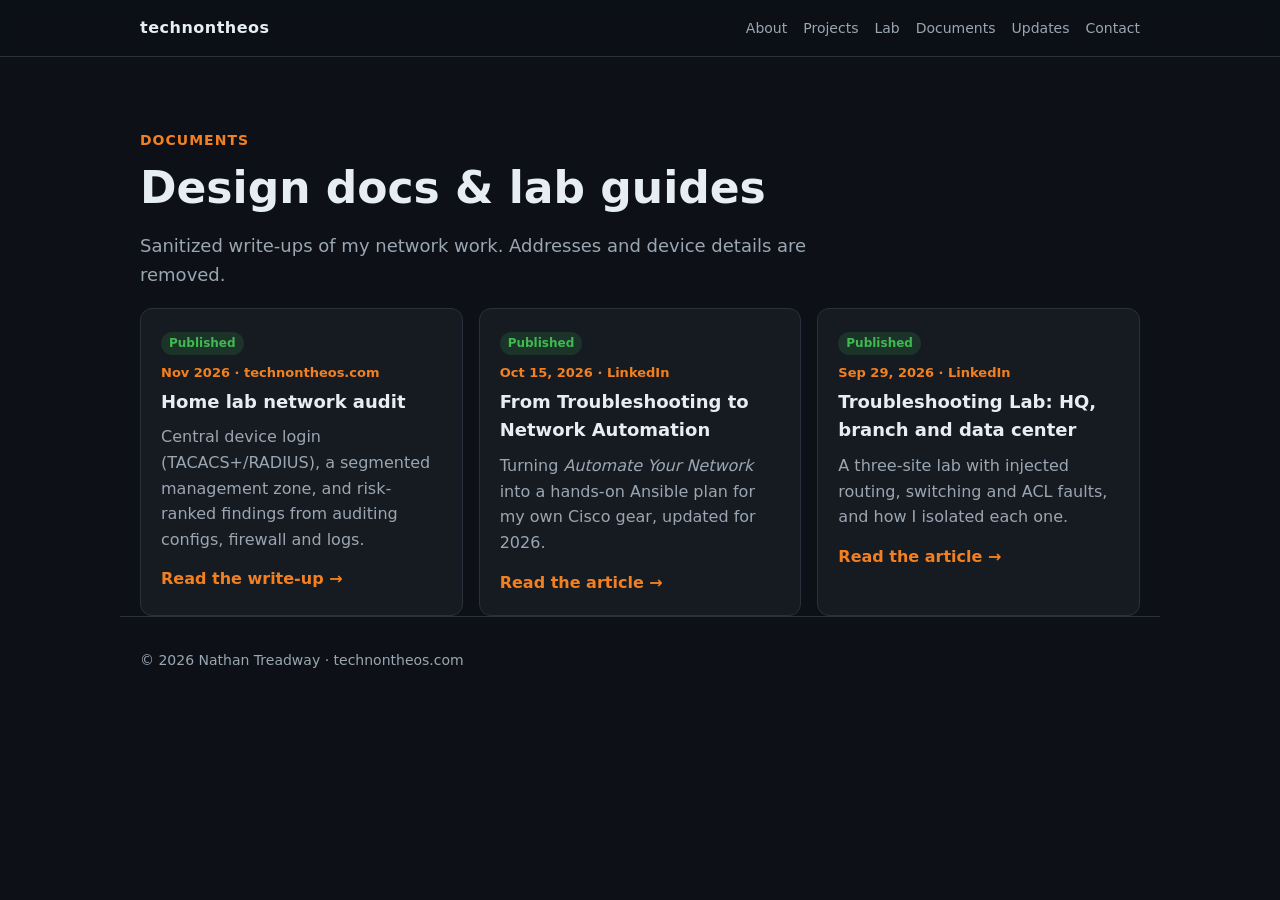
<file: docs.html>
<!DOCTYPE html>
<html lang="en">
<head>
<meta charset="utf-8">
<meta name="viewport" content="width=device-width, initial-scale=1">
<title>Documents | Nathan Treadway, CCNA</title>
<meta name="description" content="Approved network design documents, lab guides, and write-ups by Nathan Treadway, CCNA.">
<meta property="og:type" content="website">
<meta property="og:title" content="Documents | Nathan Treadway, CCNA">
<meta property="og:description" content="Approved network design documents, lab guides, and write-ups by Nathan Treadway, CCNA.">
<meta property="og:url" content="https://technontheos.com/docs.html">
<meta name="twitter:card" content="summary">
<link rel="canonical" href="https://technontheos.com/docs.html">
<link rel="stylesheet" href="assets/style.css">
</head>
<body>
<header class="top">
  <div class="wrap nav">
    <a class="brand" href="/">technontheos</a>
    <nav>
      <a href="/about.html">About</a>
      <a href="/#projects">Projects</a>
      <a href="/#lab">Lab</a>
      <a href="/docs.html">Documents</a>
      <a href="/#updates">Updates</a>
      <a href="/#contact">Contact</a>
    </nav>
  </div>
</header>
<main>
<section class="hero wrap">
  <p class="eyebrow">Documents</p>
  <h1>Design docs &amp; lab guides</h1>
  <p class="lead">Sanitized write-ups of my network work. Addresses and device details are removed.</p>
</section>

<section class="wrap">
  <div class="projects">
    <!-- NEW DOC: copy a card, put the page or PDF in /docs, and change the link -->
    <article class="card project">
      <div class="tag done">Published</div>
      <span class="when">Nov 2026 · technontheos.com</span>
      <h3>Home lab network audit</h3>
      <p>Central device login (TACACS+/RADIUS), a segmented management zone, and risk-ranked findings from auditing configs, firewall and logs.</p>
      <a class="more" href="docs/netops-audit.html">Read the write-up →</a>
    </article>
    <article class="card project">
      <div class="tag done">Published</div>
      <span class="when">Oct 15, 2026 · LinkedIn</span>
      <h3>From Troubleshooting to Network Automation</h3>
      <p>Turning <em>Automate Your Network</em> into a hands-on Ansible plan for my own Cisco gear, updated for 2026.</p>
      <a class="more" href="https://www.linkedin.com/pulse/from-troubleshooting-network-automation-building-my-cisco-treadway-hghdc/">Read the article →</a>
    </article>
    <article class="card project">
      <div class="tag done">Published</div>
      <span class="when">Sep 29, 2026 · LinkedIn</span>
      <h3>Troubleshooting Lab: HQ, branch and data center</h3>
      <p>A three-site lab with injected routing, switching and ACL faults, and how I isolated each one.</p>
      <a class="more" href="https://www.linkedin.com/pulse/troubleshooting-lab-nathan-treadway-rhxcc/">Read the article →</a>
    </article>
  </div>
</section>
</main>
<footer class="wrap foot">© 2026 Nathan Treadway · technontheos.com</footer>
</body>
</html>
</file>
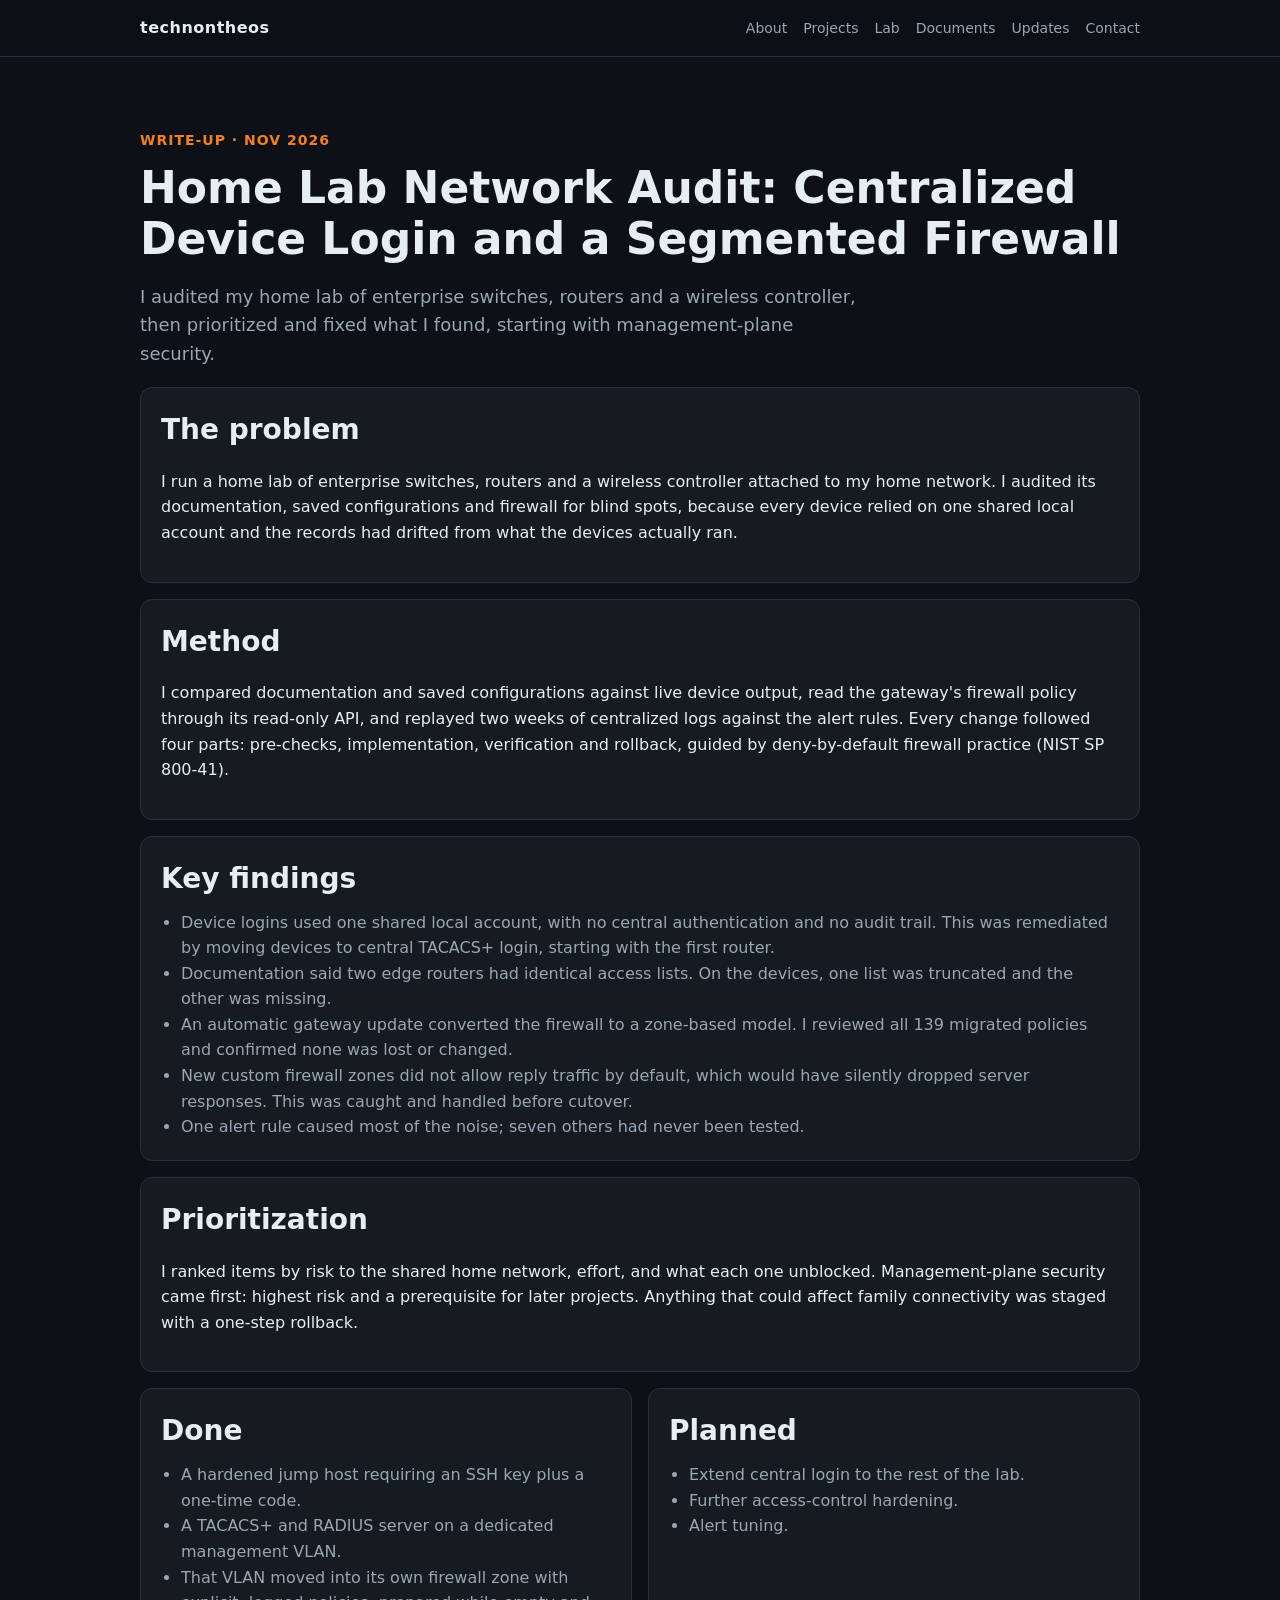
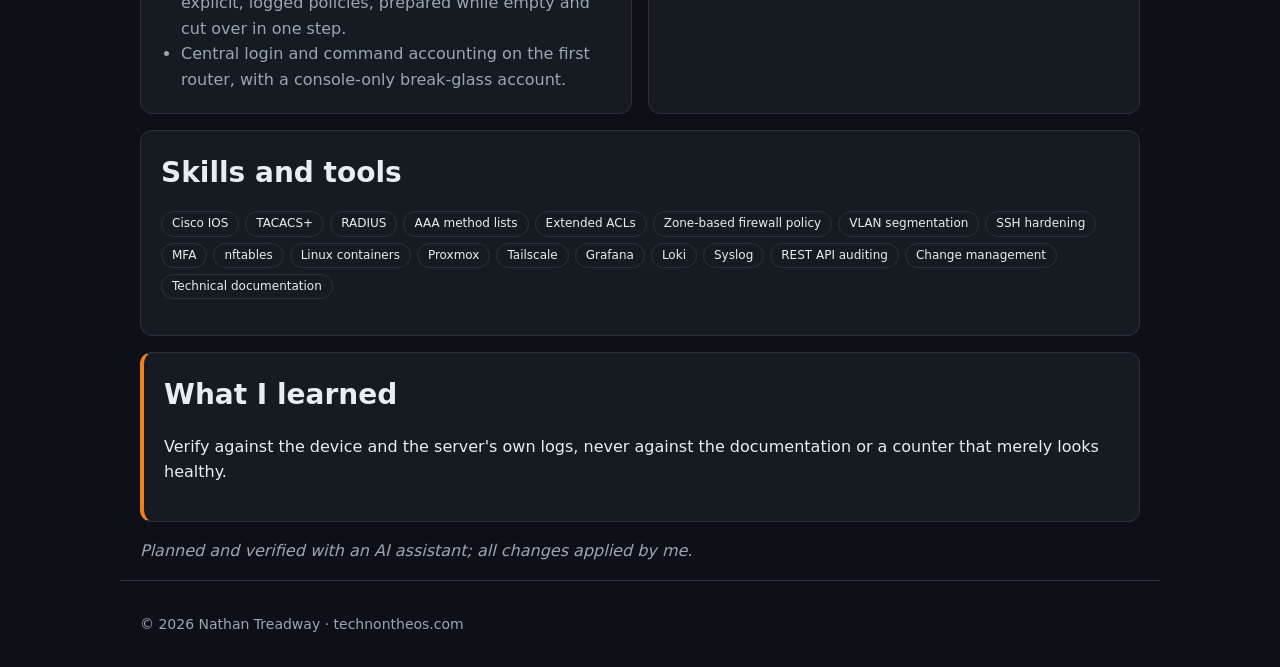
<file: docs/netops-audit.html>
<!DOCTYPE html>
<html lang="en">
<head>
<meta charset="utf-8">
<meta name="viewport" content="width=device-width, initial-scale=1">
<title>Home Lab Network Audit | Nathan Treadway, CCNA</title>
<meta name="description" content="Home lab network audit: centralized device login with TACACS+/RADIUS, a segmented zone-based firewall, and prioritized remediation.">
<meta property="og:type" content="website">
<meta property="og:title" content="Home Lab Network Audit | Nathan Treadway">
<meta property="og:description" content="Home lab network audit: centralized device login with TACACS+/RADIUS, a segmented zone-based firewall, and prioritized remediation.">
<meta property="og:url" content="https://technontheos.com/docs/netops-audit.html">
<meta name="twitter:card" content="summary">
<link rel="canonical" href="https://technontheos.com/docs/netops-audit.html">
<link rel="stylesheet" href="../assets/style.css">
</head>
<body>
<header class="top">
  <div class="wrap nav">
    <a class="brand" href="/">technontheos</a>
    <nav>
      <a href="/about.html">About</a>
      <a href="/#projects">Projects</a>
      <a href="/#lab">Lab</a>
      <a href="/docs.html">Documents</a>
      <a href="/#updates">Updates</a>
      <a href="/#contact">Contact</a>
    </nav>
  </div>
</header>
<main>
<section class="hero wrap">
  <p class="eyebrow">Write-up · Nov 2026</p>
  <h1>Home Lab Network Audit: Centralized Device Login and a Segmented Firewall</h1>
  <p class="lead">I audited my home lab of enterprise switches, routers and a wireless controller, then prioritized and fixed what I found, starting with management-plane security.</p>
</section>

<section class="wrap">
  <div class="card">
    <h2>The problem</h2>
    <p>I run a home lab of enterprise switches, routers and a wireless controller attached to my home network. I audited its documentation, saved configurations and firewall for blind spots, because every device relied on one shared local account and the records had drifted from what the devices actually ran.</p>
  </div>

  <div class="card">
    <h2>Method</h2>
    <p>I compared documentation and saved configurations against live device output, read the gateway's firewall policy through its read-only API, and replayed two weeks of centralized logs against the alert rules. Every change followed four parts: pre-checks, implementation, verification and rollback, guided by deny-by-default firewall practice (NIST SP 800-41).</p>
  </div>

  <div class="card">
    <h2>Key findings</h2>
    <ul>
      <li>Device logins used one shared local account, with no central authentication and no audit trail. This was remediated by moving devices to central TACACS+ login, starting with the first router.</li>
      <li>Documentation said two edge routers had identical access lists. On the devices, one list was truncated and the other was missing.</li>
      <li>An automatic gateway update converted the firewall to a zone-based model. I reviewed all 139 migrated policies and confirmed none was lost or changed.</li>
      <li>New custom firewall zones did not allow reply traffic by default, which would have silently dropped server responses. This was caught and handled before cutover.</li>
      <li>One alert rule caused most of the noise; seven others had never been tested.</li>
    </ul>
  </div>

  <div class="card">
    <h2>Prioritization</h2>
    <p>I ranked items by risk to the shared home network, effort, and what each one unblocked. Management-plane security came first: highest risk and a prerequisite for later projects. Anything that could affect family connectivity was staged with a one-step rollback.</p>
  </div>

  <div class="grid2">
    <div class="card">
      <h2>Done</h2>
      <ul>
        <li>A hardened jump host requiring an SSH key plus a one-time code.</li>
        <li>A TACACS+ and RADIUS server on a dedicated management VLAN.</li>
        <li>That VLAN moved into its own firewall zone with explicit, logged policies, prepared while empty and cut over in one step.</li>
        <li>Central login and command accounting on the first router, with a console-only break-glass account.</li>
      </ul>
    </div>
    <div class="card">
      <h2>Planned</h2>
      <ul>
        <li>Extend central login to the rest of the lab.</li>
        <li>Further access-control hardening.</li>
        <li>Alert tuning.</li>
      </ul>
    </div>
  </div>

  <div class="card">
    <h2>Skills and tools</h2>
    <p class="chips"><span>Cisco IOS</span> <span>TACACS+</span> <span>RADIUS</span> <span>AAA method lists</span> <span>Extended ACLs</span> <span>Zone-based firewall policy</span> <span>VLAN segmentation</span> <span>SSH hardening</span> <span>MFA</span> <span>nftables</span> <span>Linux containers</span> <span>Proxmox</span> <span>Tailscale</span> <span>Grafana</span> <span>Loki</span> <span>Syslog</span> <span>REST API auditing</span> <span>Change management</span> <span>Technical documentation</span></p>
  </div>

  <div class="card looking">
    <h2>What I learned</h2>
    <p>Verify against the device and the server's own logs, never against the documentation or a counter that merely looks healthy.</p>
  </div>
  <p class="sub" style="margin-top:16px"><em>Planned and verified with an AI assistant; all changes applied by me.</em></p>
</section>
</main>
<footer class="wrap foot">© 2026 Nathan Treadway · technontheos.com</footer>
</body>
</html>
</file>
<file: assets/style.css>
:root{--bg:#0d1117;--panel:#161b22;--line:#2a313c;--text:#e6edf3;--muted:#9aa6b2;--accent:#f38020;--ok:#3fb950;--wip:#d29922;--plan:#58a6ff}
*{box-sizing:border-box}
html{scroll-behavior:smooth}
body{margin:0;background:var(--bg);color:var(--text);font:16px/1.6 system-ui,-apple-system,Segoe UI,Roboto,sans-serif}
a{color:var(--accent);text-decoration:none}
a:hover{text-decoration:underline}
.wrap{max-width:1040px;margin:0 auto;padding:0 20px}
.top{position:sticky;top:0;background:rgba(13,17,23,.92);backdrop-filter:blur(8px);border-bottom:1px solid var(--line);z-index:10}
.nav{display:flex;justify-content:space-between;align-items:center;height:56px;gap:16px}
.brand{font-weight:800;color:var(--text);letter-spacing:.5px}
nav{display:flex;gap:16px;overflow-x:auto}
nav a{color:var(--muted);font-size:14px;white-space:nowrap}
section{padding:48px 20px}
.hero{padding-top:72px}
.eyebrow{color:var(--accent);font-weight:600;font-size:14px;text-transform:uppercase;letter-spacing:1px;margin:0}
h1{font-size:clamp(28px,5vw,44px);line-height:1.15;margin:12px 0}
h2{font-size:28px;margin:0 0 8px}
h3{margin:0 0 8px;font-size:18px}
.lead{font-size:18px;color:var(--muted);max-width:720px}
.sub{color:var(--muted);margin-top:0}
.cta{display:flex;flex-wrap:wrap;gap:10px;margin-top:20px}
.btn{border:1px solid var(--line);padding:10px 18px;border-radius:8px;color:var(--text);font-weight:600}
.btn.primary{background:var(--accent);border-color:var(--accent);color:#111}
.btn:hover{text-decoration:none;filter:brightness(1.1)}
.card{background:var(--panel);border:1px solid var(--line);border-radius:12px;padding:20px;margin-top:16px}
.grid4,.grid3,.projects{display:grid;gap:16px}
.grid4{grid-template-columns:repeat(auto-fit,minmax(200px,1fr))}
.grid3{grid-template-columns:repeat(auto-fit,minmax(260px,1fr))}
.projects{grid-template-columns:repeat(auto-fit,minmax(300px,1fr))}
.grid4 .card,.grid3 .card,.projects .card{margin-top:0}
.stat{display:flex;flex-direction:column;gap:4px;color:var(--muted)}
.stat .num{font-size:26px;font-weight:800;color:var(--text)}
.looking{border-left:4px solid var(--accent)}
.timeline{list-style:none;padding:0;margin:24px 0 0;border-left:2px solid var(--line)}
.timeline li{position:relative;padding:0 0 28px 24px}
.timeline li::before{content:"";position:absolute;left:-7px;top:6px;width:12px;height:12px;border-radius:50%;background:var(--line)}
.timeline li.now::before{background:var(--accent);box-shadow:0 0 0 4px rgba(243,128,32,.25)}
.when{font-size:13px;color:var(--accent);font-weight:600}
.timeline p{color:var(--muted);margin:0}
.project p{margin:6px 0;color:var(--muted)}
.project b{color:var(--text)}
.tag{display:inline-block;font-size:12px;font-weight:700;padding:2px 8px;border-radius:99px;margin-bottom:8px}
.tag.done{background:rgba(63,185,80,.15);color:var(--ok)}
.tag.active{background:rgba(210,153,34,.15);color:var(--wip)}
.tag.planned{background:rgba(88,166,255,.15);color:var(--plan)}
.chips{display:flex;flex-wrap:wrap;gap:6px}
.chips span{font-size:12px;border:1px solid var(--line);border-radius:99px;padding:2px 10px;color:var(--text)}
.more{display:inline-block;margin-top:8px;font-weight:600}
ul{padding-left:20px;margin:0;color:var(--muted)}
.update .next{color:var(--muted);margin-bottom:0}
.foot{color:var(--muted);font-size:14px;padding:32px 20px;border-top:1px solid var(--line)}
.grid2{display:grid;gap:16px;grid-template-columns:repeat(auto-fit,minmax(280px,1fr))}
.grid2 .card{margin-top:16px}
.steps{color:var(--muted);padding-left:22px}
.steps li{margin-bottom:10px}
.steps b{color:var(--text)}
.timeline .when{display:block}
.project .when{display:block;margin-bottom:4px}
.roadmap{width:100%;border-collapse:collapse;font-size:14px}
.roadmap th{text-align:left;color:var(--muted);font-weight:600;padding:6px 8px;border-bottom:1px solid var(--line)}
.roadmap td{padding:8px;border-bottom:1px solid var(--line);color:var(--muted);vertical-align:top}
.roadmap td:nth-child(2){color:var(--text);font-weight:600;white-space:nowrap}
@media(max-width:640px){.roadmap td:nth-child(2){white-space:normal}.roadmap th:nth-child(3),.roadmap td:nth-child(3){display:none}}
.roadmap td:first-child{white-space:nowrap}
.st{font-size:12px;font-weight:700;padding:2px 8px;border-radius:99px;white-space:nowrap}
.st.done{background:rgba(63,185,80,.15);color:var(--ok)}
.st.wip{background:rgba(210,153,34,.15);color:var(--wip)}
.st.plan{background:rgba(88,166,255,.15);color:var(--plan)}
@media(max-width:640px){.roadmap th:nth-child(4),.roadmap td:nth-child(4){display:none}.roadmap th:nth-child(3),.roadmap td:nth-child(3){display:table-cell}}
.diagram{width:100%;height:auto;border-radius:8px;background:#fff;margin:6px 0 10px;border:1px solid var(--line)}
</file>
